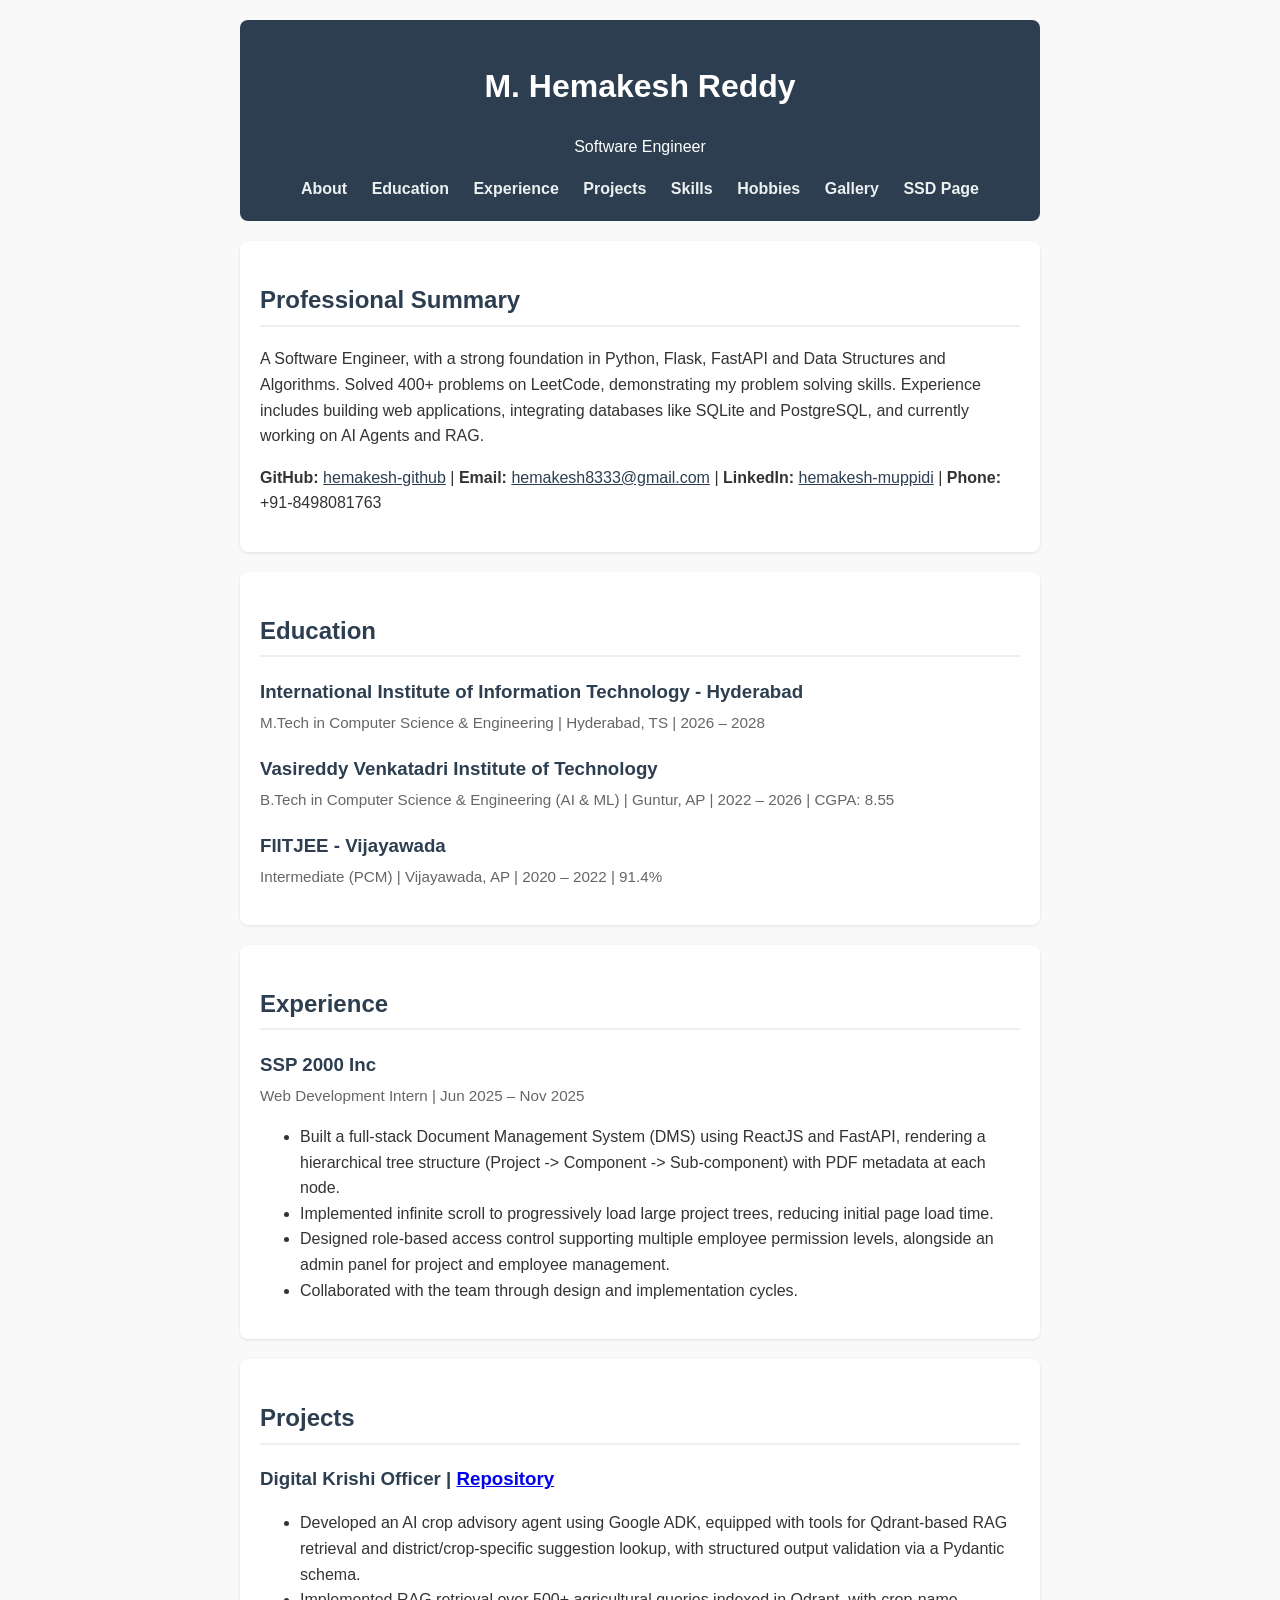
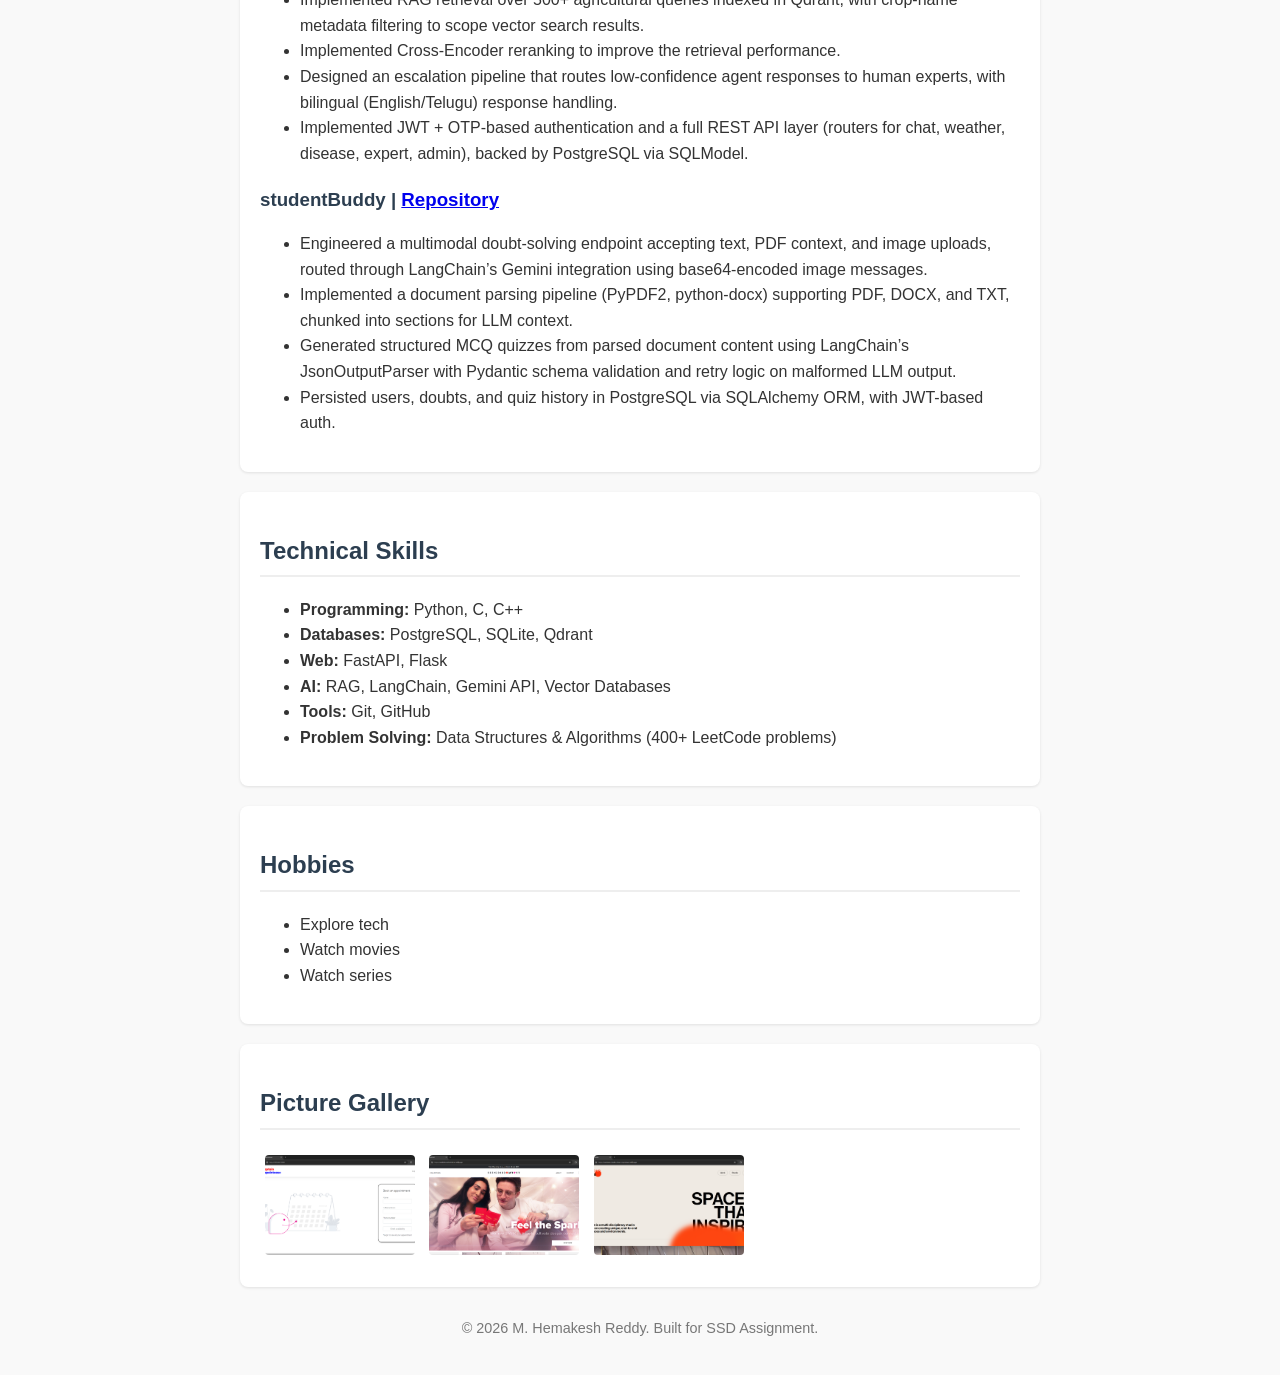
<file: index.html>
<!DOCTYPE html>
<html lang="en">
<head>
  <meta charset="UTF-8">
  <title>M. Hemakesh Reddy - Portfolio</title>
  <style>
    body {
      font-family: Arial, sans-serif;
      line-height: 1.6;
      max-width: 800px;
      margin: 0 auto;
      padding: 20px;
      background-color: #f9f9f9;
      color: #333;
    }

    header {
      text-align: center;
      padding: 20px;
      background-color: #2c3e50;
      color: white;
      border-radius: 8px;
    }

    nav {
      margin-top: 15px;
    }

    nav a {
      color: #ecf0f1;
      margin: 0 10px;
      text-decoration: none;
      font-weight: bold;
    }

    nav a:hover {
      text-decoration: underline;
    }

    section {
      background: white;
      padding: 20px;
      margin-top: 20px;
      border-radius: 8px;
      box-shadow: 0 1px 3px rgba(0,0,0,0.1);
    }

    h2 {
      color: #2c3e50;
      border-bottom: 2px solid #eee;
      padding-bottom: 5px;
    }

    h3 {
      color: #2c3e50;
      margin-bottom: 4px;
    }

    .meta {
      color: #666;
      font-size: 0.95em;
      margin-top: 0;
    }

    .contact a {
      color: #2c3e50;
    }

    .gallery img {
      width: 150px;
      height: 100px;
      object-fit: cover;
      margin: 5px;
      border-radius: 4px;
    }

    footer {
      text-align: center;
      margin-top: 30px;
      font-size: 0.9em;
      color: #777;
    }
  </style>
</head>
<body>

  <header>
    <h1>M. Hemakesh Reddy</h1>
    <p>Software Engineer</p>
    <nav>
      <a href="#about">About</a>
      <a href="#education">Education</a>
      <a href="#experience">Experience</a>
      <a href="#projects">Projects</a>
      <a href="#skills">Skills</a>
      <a href="#hobbies">Hobbies</a>
      <a href="#gallery">Gallery</a>
      <a href="ssdcoursepage.html">SSD Page</a>
    </nav>
  </header>

  <section id="about">
    <h2>Professional Summary</h2>
    <p>
      A Software Engineer, with a strong foundation in Python, Flask, FastAPI and Data Structures and Algorithms.
      Solved 400+ problems on LeetCode, demonstrating my problem solving skills.
      Experience includes building web applications, integrating databases like SQLite and PostgreSQL,
      and currently working on AI Agents and RAG.
    </p>
    <p class="contact">
      <strong>GitHub:</strong> <a href="https://github.com/hemakesh-github" target="_blank">hemakesh-github</a>
      |
      <strong>Email:</strong> <a href="mailto:hemakesh8333@gmail.com">hemakesh8333@gmail.com</a>
      |
      <strong>LinkedIn:</strong> <a href="https://www.linkedin.com/in/hemakesh-muppidi" target="_blank">hemakesh-muppidi</a>
      |
      <strong>Phone:</strong> +91-8498081763
    </p>
  </section>

  <section id="education">
    <h2>Education</h2>
    <h3>International Institute of Information Technology - Hyderabad</h3>
    <p class="meta">M.Tech in Computer Science &amp; Engineering | Hyderabad, TS | 2026 – 2028</p>

    <h3>Vasireddy Venkatadri Institute of Technology</h3>
    <p class="meta">B.Tech in Computer Science &amp; Engineering (AI &amp; ML) | Guntur, AP | 2022 – 2026 | CGPA: 8.55</p>

    <h3>FIITJEE - Vijayawada</h3>
    <p class="meta">Intermediate (PCM) | Vijayawada, AP | 2020 – 2022 | 91.4%</p>
  </section>

  <section id="experience">
    <h2>Experience</h2>
    <h3>SSP 2000 Inc</h3>
    <p class="meta">Web Development Intern | Jun 2025 – Nov 2025</p>
    <ul>
      <li>Built a full-stack Document Management System (DMS) using ReactJS and FastAPI, rendering a hierarchical tree structure (Project -&gt; Component -&gt; Sub-component) with PDF metadata at each node.</li>
      <li>Implemented infinite scroll to progressively load large project trees, reducing initial page load time.</li>
      <li>Designed role-based access control supporting multiple employee permission levels, alongside an admin panel for project and employee management.</li>
      <li>Collaborated with the team through design and implementation cycles.</li>
    </ul>
  </section>

  <section id="projects">
    <h2>Projects</h2>
    <h3>Digital Krishi Officer | <a href="https://github.com/hemakesh-github" target="_blank">Repository</a></h3>
    <ul>
      <li>Developed an AI crop advisory agent using Google ADK, equipped with tools for Qdrant-based RAG retrieval and district/crop-specific suggestion lookup, with structured output validation via a Pydantic schema.</li>
      <li>Implemented RAG retrieval over 500+ agricultural queries indexed in Qdrant, with crop-name metadata filtering to scope vector search results.</li>
      <li>Implemented Cross-Encoder reranking to improve the retrieval performance.</li>
      <li>Designed an escalation pipeline that routes low-confidence agent responses to human experts, with bilingual (English/Telugu) response handling.</li>
      <li>Implemented JWT + OTP-based authentication and a full REST API layer (routers for chat, weather, disease, expert, admin), backed by PostgreSQL via SQLModel.</li>
    </ul>

    <h3>studentBuddy | <a href="https://github.com/hemakesh-github" target="_blank">Repository</a></h3>
    <ul>
      <li>Engineered a multimodal doubt-solving endpoint accepting text, PDF context, and image uploads, routed through LangChain’s Gemini integration using base64-encoded image messages.</li>
      <li>Implemented a document parsing pipeline (PyPDF2, python-docx) supporting PDF, DOCX, and TXT, chunked into sections for LLM context.</li>
      <li>Generated structured MCQ quizzes from parsed document content using LangChain’s JsonOutputParser with Pydantic schema validation and retry logic on malformed LLM output.</li>
      <li>Persisted users, doubts, and quiz history in PostgreSQL via SQLAlchemy ORM, with JWT-based auth.</li>
    </ul>
  </section>

  <section id="skills">
    <h2>Technical Skills</h2>
    <ul>
      <li><strong>Programming:</strong> Python, C, C++</li>
      <li><strong>Databases:</strong> PostgreSQL, SQLite, Qdrant</li>
      <li><strong>Web:</strong> FastAPI, Flask</li>
      <li><strong>AI:</strong> RAG, LangChain, Gemini API, Vector Databases</li>
      <li><strong>Tools:</strong> Git, GitHub</li>
      <li><strong>Problem Solving:</strong> Data Structures &amp; Algorithms (400+ LeetCode problems)</li>
    </ul>
  </section>

  <section id="hobbies">
    <h2>Hobbies</h2>
    <ul>
      <li>Explore tech</li>
      <li>Watch movies</li>
      <li>Watch series</li>
    </ul>
  </section>

  <section id="gallery">
    <h2>Picture Gallery</h2>
    <div class="gallery">
      <img src="images/captainAppointEase.png" alt="captainAppointEase">
      <img src="images/seekDiscomfort.png" alt="seekDiscomfort">
      <img src="images/sundown.png" alt="sundown">
    </div>
  </section>

  <footer>
    <p>&copy; 2026 M. Hemakesh Reddy. Built for SSD Assignment.</p>
  </footer>

</body>
</html>
</file>
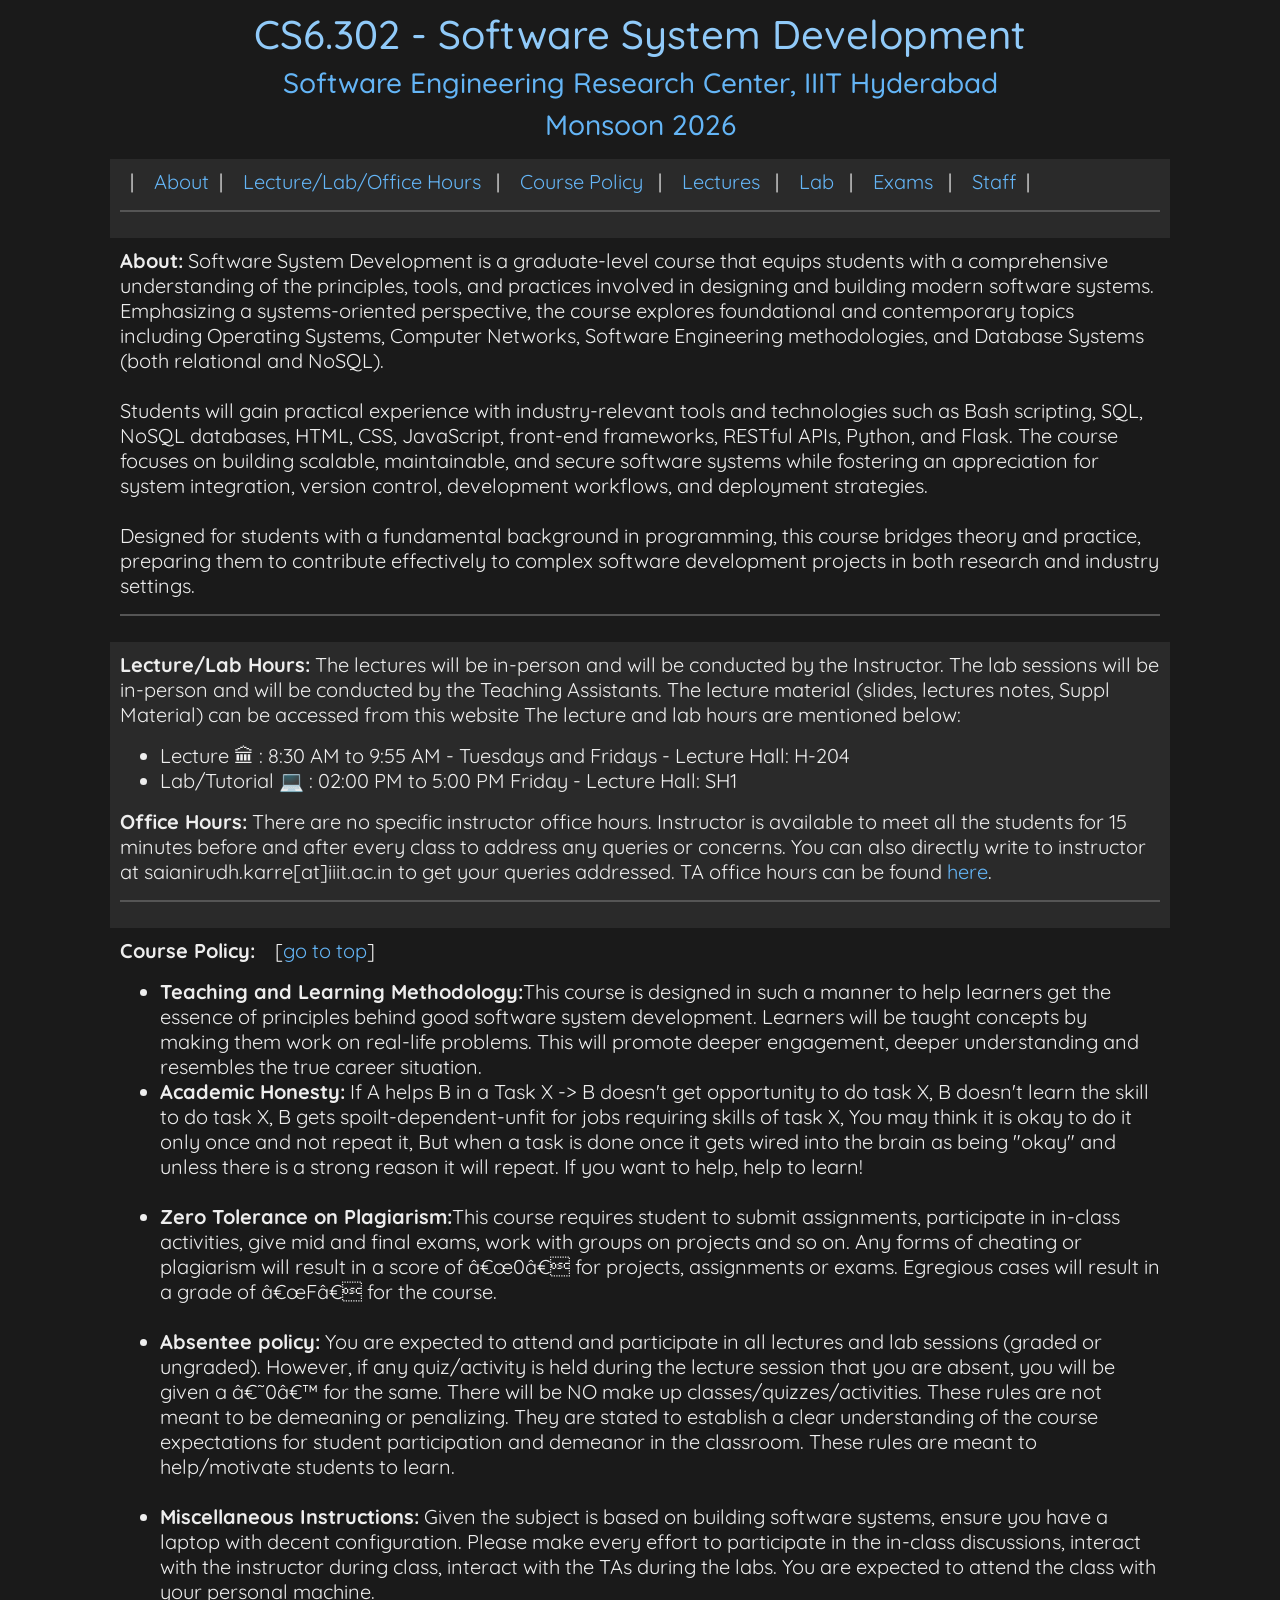
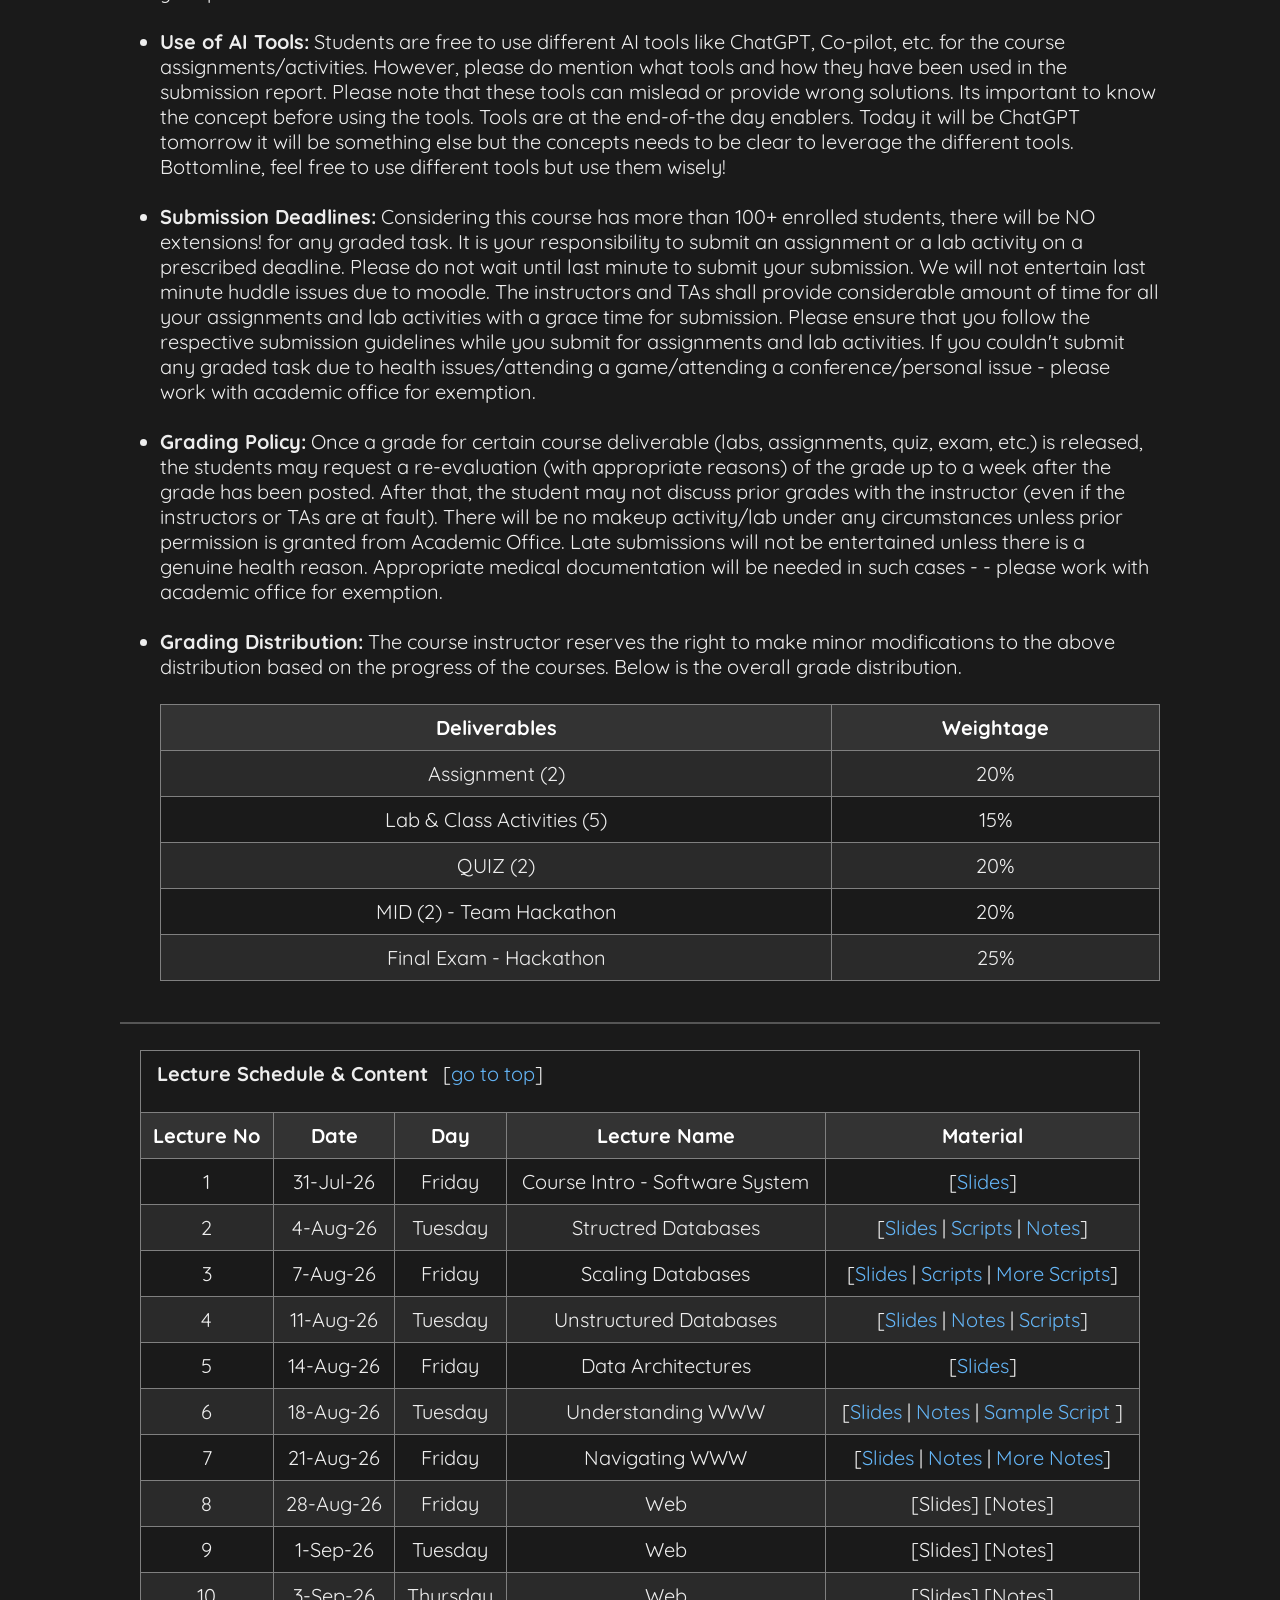
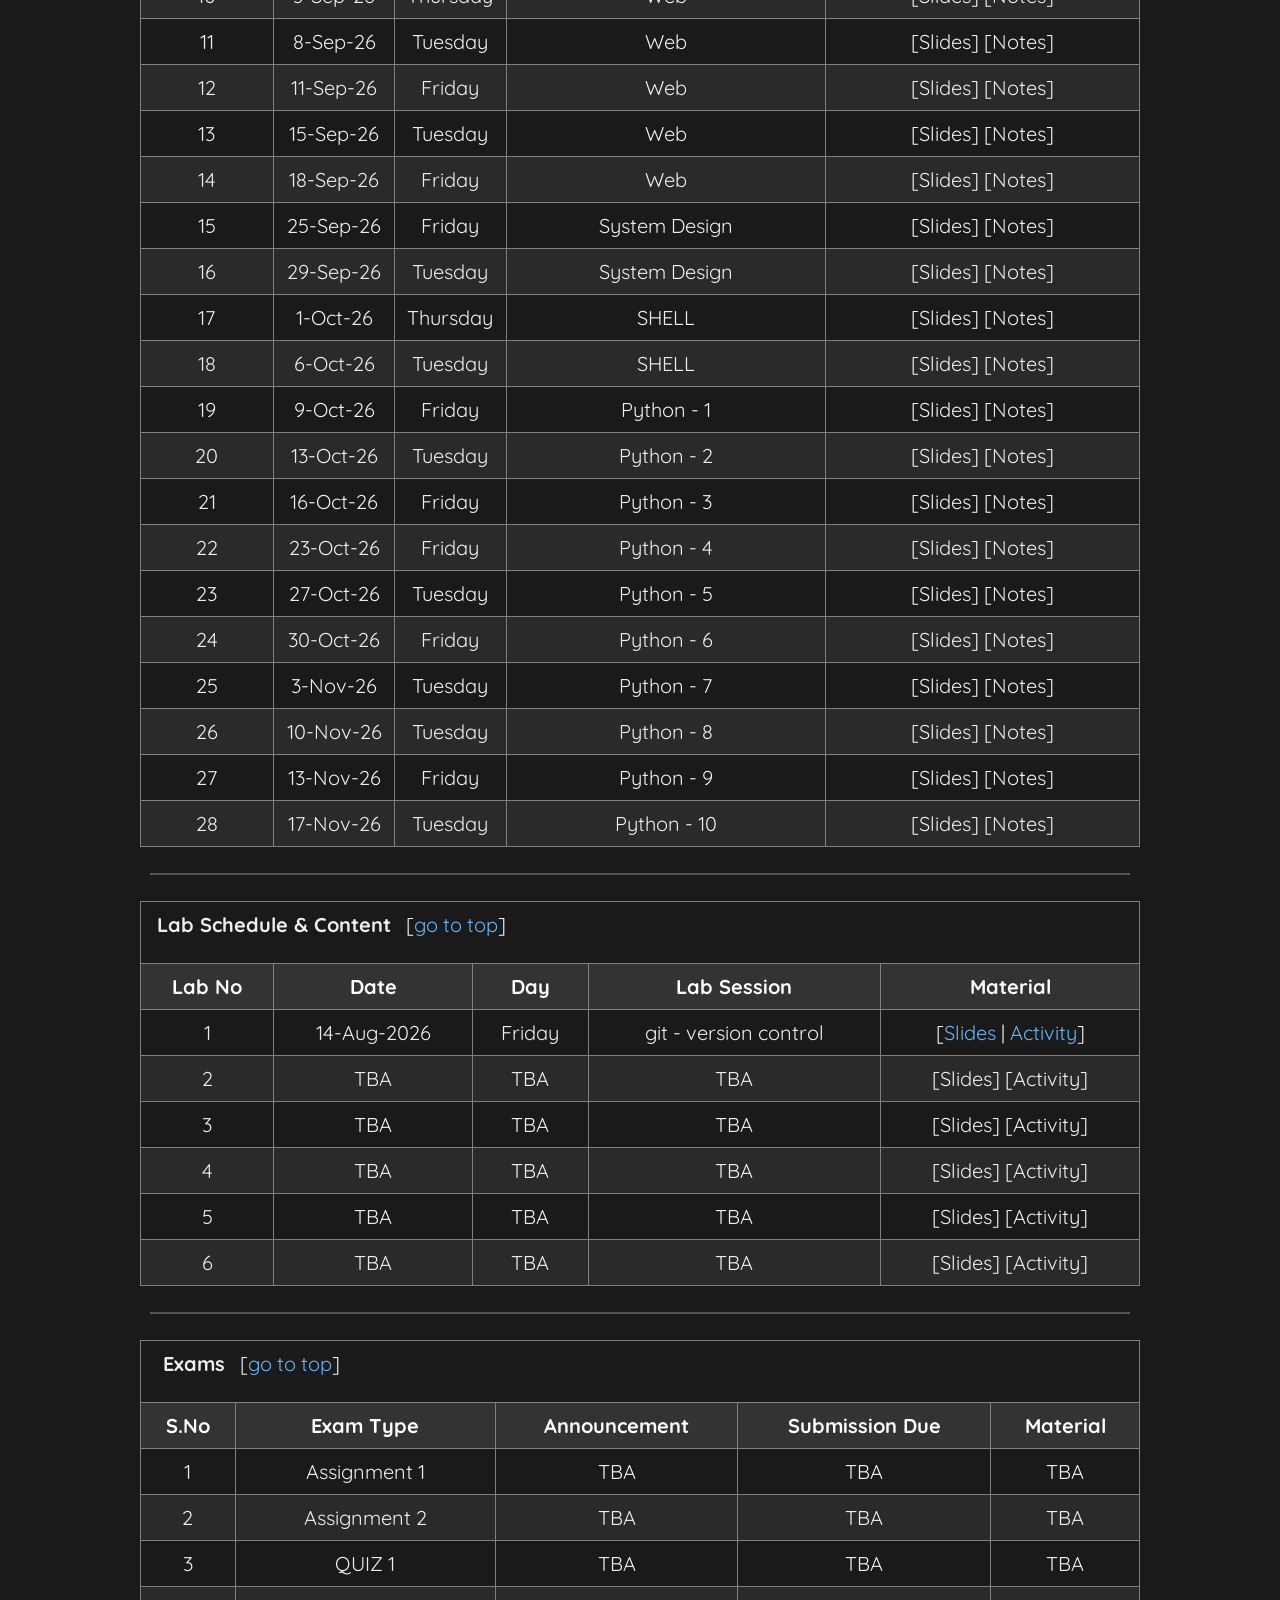
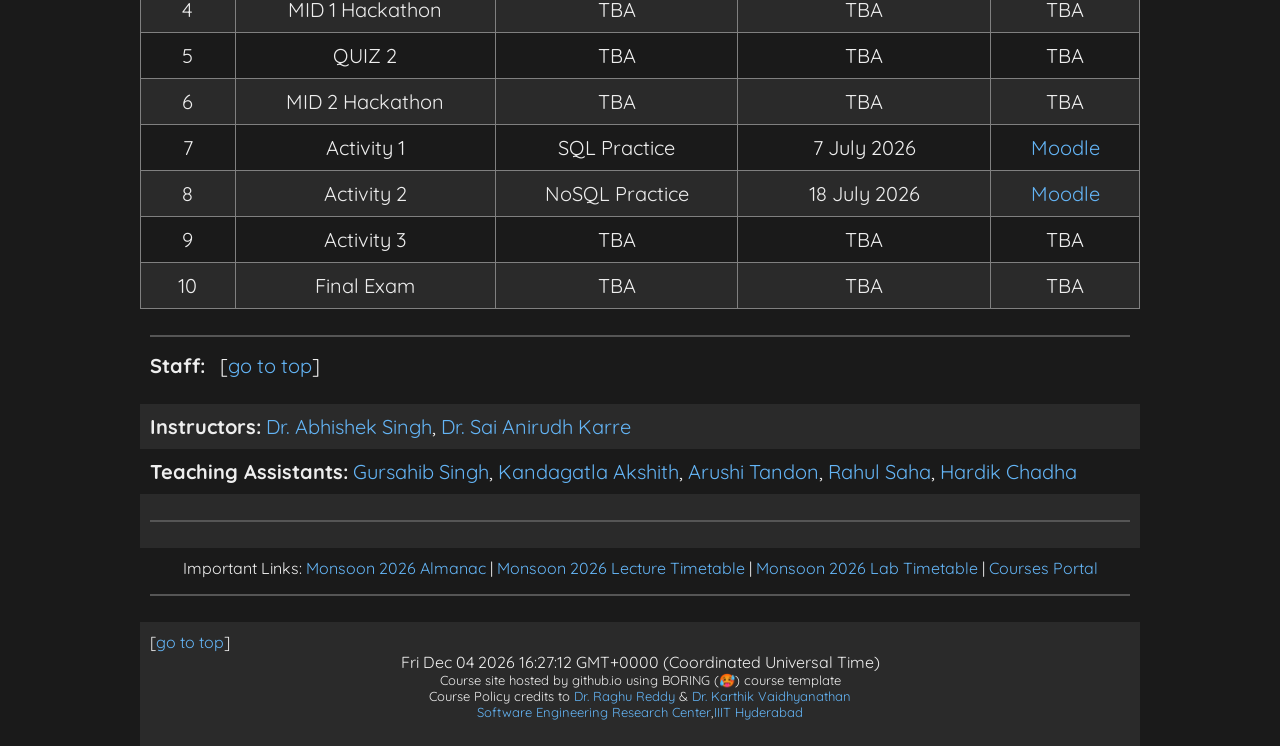
<file: CS6302_M26.html>
<html>
<head><title>CS6.302 SSD Monsoon 2026</title>
<meta name="viewport" content="width=device-width, initial-scale=1.0"/>
<link rel="stylesheet" href="https://fonts.googleapis.com/css?family=Quicksand">
<link href="https://cdn.jsdelivr.net/npm/bootstrap@4.6.1/dist/css/bootstrap.min.css" rel="stylesheet" integrity="sha256-DF7Zhf293AJxJNTmh5zhoYYIMs2oXitRfBjY+9L//AY=" crossorigin="anonymous">
<style>
body {font-family: Quicksand; font-size: 20px; color:#eee; background-color:#1a1a1a;}
        table
        {
            
            font-family: Quicksand; font-size:20px; color:#eee;
            border-collapse:collapse;
            width:1000px;
            padding:10px;
            border-spacing:10px
			
        }

	.light-text-row {
        color: #ADADAD; 
    }

	h1 { color:#90caf9; }
	h3 { color:#64b5f6; }
	a { color:#64b5f6; }
	a:hover { color:#90caf9; }
	th { background-color:#333; color:white; padding:10px; }
	td { padding:10px; }
	tr:nth-child(even) { background-color:#2a2a2a; }
	tr:hover { background-color:#3a3a3a; }
	hr { border:1px solid #555; }

</style>


	<script>
  
  const lastModified = new Date(document.lastModified);
 
  const formattedDate = lastModified.toLocaleString('en-US', {
    year: 'numeric',
    month: 'long',
    day: 'numeric',
    hour: '2-digit',
    minute: '2-digit'
  });

  document.getElementById("lastUpdated").innerHTML += formattedDate;
</script>
<script>
function startTime() {
  const today = new Date();
  let h = today.getHours();
  let m = today.getMinutes();
  let s = today.getSeconds();
  m = checkTime(m);
  s = checkTime(s);
  document.getElementById('txt').innerHTML = today 
  setTimeout(startTime, 1000);
}

function checkTime(i) {
  if (i < 10) {i = "0" + i};  // add zero in front of numbers < 10
  return i;
}
</script>
<script src="https://ajax.googleapis.com/ajax/libs/jquery/3.5.1/jquery.min.js"></script>
</head>
<body onload="startTime()">
	<!--<script>
	alert("All the Best for your Final Exam!"");
		</script>-->
<table align="center" width="100%" cellspacing="10" cellpadding="10" border="0">
<tr>
<td><h1 align="center" id="home">CS6.302 - Software System Development</h1><h3 align="center">Software Engineering Research Center, IIIT Hyderabad</h3> <h3 align="center">Monsoon 2026</h3></td>
</tr>
<tr>
<td>&nbsp;&nbsp;|&nbsp;&nbsp;&nbsp; <a href="#about">About</a>&nbsp;&nbsp;|&nbsp;&nbsp;&nbsp; <a href="#lecture">Lecture/Lab/Office Hours</a> &nbsp;&nbsp;|&nbsp;&nbsp;&nbsp; <a href="#cpolicy">Course Policy</a> &nbsp;&nbsp;|&nbsp;&nbsp;&nbsp; <a href="#schedule">Lectures</a> &nbsp;&nbsp;|&nbsp;&nbsp;&nbsp;  <a href="#lab">Lab</a> &nbsp;&nbsp;|&nbsp;&nbsp;&nbsp; <a href="#activity">Exams</a> &nbsp;&nbsp;|&nbsp;&nbsp;&nbsp; <a href="#staff">Staff</a>&nbsp;&nbsp;|&nbsp;&nbsp;&nbsp; <hr></td>
</tr>
<tr>
<td> <p align="left"><b id="about">About:</b> Software System Development is a graduate-level course that equips students with a comprehensive understanding of the principles, tools, and practices involved in designing and building modern software systems. Emphasizing a systems-oriented perspective, the course explores foundational and contemporary topics including Operating Systems, Computer Networks, Software Engineering methodologies, and Database Systems (both relational and NoSQL).
<br>
<br>
Students will gain practical experience with industry-relevant tools and technologies such as Bash scripting, SQL, NoSQL databases, HTML, CSS, JavaScript, front-end frameworks, RESTful APIs, Python, and Flask. The course focuses on building scalable, maintainable, and secure software systems while fostering an appreciation for system integration, version control, development workflows, and deployment strategies.
<br>
<br>
Designed for students with a fundamental background in programming, this course bridges theory and practice, preparing them to contribute effectively to complex software development projects in both research and industry settings.<hr></td>
</tr>
<tr>
<td> <p align="left"><b id="lecture">Lecture/Lab Hours:</b> The lectures will be in-person and will be conducted by the Instructor. The lab sessions will be in-person and will be conducted by the Teaching Assistants. The lecture material (slides, lectures notes, Suppl Material) can be accessed from this website The lecture and lab hours are mentioned below:

<ul><li>Lecture &#x1F3DB; : 8:30 AM to 9:55 AM - Tuesdays and Fridays - Lecture Hall: H-204</li> <li>Lab/Tutorial &#x1F4BB; : 02:00 PM to 5:00 PM Friday - Lecture Hall: SH1 </li></ul></p>
<p align="left"><b>Office Hours:</b> There are no specific instructor office hours. Instructor is available to meet all the students for 15 minutes before and after every class to address any queries or concerns. You can also directly write to instructor at saianirudh.karre[at]iiit.ac.in to get your queries addressed. TA office hours can be found <a href="#staff">here</a>.
</p><hr>
</td>
</tr>
<tr>
<td>
<p align="left"><b id="cpolicy">Course Policy:</b> &nbsp;&nbsp;&nbsp;[<a href="#home">go to top</a>]
<ul>
<li><b>Teaching and Learning Methodology:</b>This course is designed in such a manner to help learners get the essence of principles behind good software system development. Learners will be taught concepts by making them work on real-life problems. This will promote deeper engagement, deeper understanding and resembles the true career situation. 
</li>
<li><b>Academic Honesty:</b> If A helps B in a Task X -> B doesn't get opportunity to do task X, B doesn't learn the skill to do task X, B gets spoilt-dependent-unfit for jobs requiring skills of task X, You may think it is okay to do it only once and not repeat it, But when a task is done once it gets wired into the brain as being "okay" and unless there is a strong reason it will repeat. If you want to help, help to learn!
<br>
<br> 
</li>
<li><b>Zero Tolerance on Plagiarism:</b>This course requires student to submit assignments, participate in in-class activities, give mid and final exams, work with groups on projects and so on. Any forms of cheating or plagiarism will result in a score of “0” for projects, assignments or exams. Egregious cases will result in a grade of “F” for the course.
<br>
<br> 
</li>
<li><b>Absentee policy:</b> You are expected to attend and participate in all lectures and lab sessions (graded or ungraded).  However, if any quiz/activity is held during the lecture session that you are absent, you will be given a ‘0’ for the same. There will be NO make up classes/quizzes/activities. These rules are not meant to be demeaning or penalizing. They are stated to establish a clear understanding of the course expectations for student participation and demeanor in the classroom. These rules are meant to help/motivate students to learn. 
<br>
<br> 
</li>
<li><b>Miscellaneous Instructions:</b> Given the subject is based on building software systems, ensure you have a laptop with decent configuration. Please make every effort to participate in the in-class discussions, interact with the instructor during class, interact with the TAs during the labs. You are expected to attend the class with your personal machine. 
<br>
<br> 
</li>
<li><b>Use of AI Tools:</b> Students are free to use different AI tools like ChatGPT, Co-pilot, etc. for the course assignments/activities. However, please do mention what tools and how they have been used in the submission report. Please note that these tools can mislead or provide wrong solutions. Its important to know the concept before using the tools. Tools are at the end-of-the day enablers. Today it will be ChatGPT tomorrow it will be something else but the concepts needs to be clear to leverage the different tools. Bottomline, feel free to use different tools but use them wisely!
<br>
<br> 
</li>
<li><b>Submission Deadlines:</b> Considering this course has more than 100+ enrolled students, there will be NO extensions! for any graded task. It is your responsibility to submit an assignment or a lab activity on a prescribed deadline. Please do not wait until last minute to submit your submission. We will not entertain last minute huddle issues due to moodle. The instructors and TAs shall provide considerable amount of time for all your assignments and lab activities with a grace time for submission. Please ensure that you follow the respective submission guidelines while you submit for assignments and lab activities. If you couldn't submit any graded task due to health issues/attending a game/attending a conference/personal issue - please work with academic office for exemption. 
<br>
<br> 
</li>
<li><b>Grading Policy:</b> Once a grade for certain course deliverable (labs, assignments, quiz, exam, etc.) is released, the students may request a re-evaluation (with appropriate reasons) of the grade up to a week after the grade has been posted. After that, the student may not discuss prior grades with the instructor (even if the instructors or TAs are at fault). There will be no makeup activity/lab under any circumstances unless prior permission is granted from Academic Office. Late submissions will not be entertained unless there is a genuine health reason. Appropriate medical documentation will be needed in such cases - - please work with academic office for exemption.
<br>
<br> 
</li>
<li><b>Grading Distribution:</b> The course instructor reserves the right to make minor modifications to the above distribution based on the progress of the courses. Below is the overall grade distribution.
<br>
<br> 
<table border="1" align="center">
<tr align="center"><th>Deliverables</th><th>Weightage</th></tr>
<tr align="center"><td>Assignment (2)</td><td>20%</td></tr>
<tr align="center"><td>Lab & Class Activities (5)</td><td>15%</td></tr>
<tr align="center"><td>QUIZ (2)</td><td>20%</td></tr>
<tr align="center"><td>MID (2) - Team Hackathon</td><td>20%</td></tr>
<tr align="center"><td>Final Exam - Hackathon</td><td>25%</td></tr>
</table>
</li>
<br>
<!--<li><b>Evaluation Rubric:</b> All evaluations as part of this course follow below evaluation rubric. TAs will follow below guidelines for evaluating assignments and lab activities for this course.
<br>
<br>
<table border="1" align="center" width="10%">
<tr><th>Rubric</th><th>Input(15%)</th><th>Logic(60%)</th><th>Output(15%)</th><th>Submission(10%)</th></tr>
<tr><td>Exceptional (100%)</td><td>All inputs are working as per the requirements</td><td>Logic is accurate and as per the requirements defined in the question</td><td>All outputs are returned as per the requirements</td><td>Script submissions are correct and as per requirements</td></tr>
<tr><td>Acceptable (70%)</td><td>Inputs are partially working as per the requirements</td><td>Logic is almost correct and as per the requirements defined in the question</td><td>Outputs are partially returned as per the requirements</td><td>Script submissions is partially correct and as per requirements</td></tr>
<tr><td>Beginning (30%)</td><td>At least one input is working as per the requirements</td><td>Logic is partially correct and as per the requirements defined in the question</td><td>At least one output is returned as per the requirement</td><td>Atleast one part of the script submission is correct and as per requirements</td></tr>
<tr><td>No Response (0%)</td><td>None of the inputs are working as per the requirements</td><td>Logic is incorrect and not as per the requirements defined in the question</td><td>None of the outputs are returned as per the requirements</td><td>Script submissions is incorrect and not as per requirements</td></tr>
</table> 
</li>-->
</ul><hr>
</p>
</td>
</tr>
</tr>
</table> 

<table border="1" align="center" width="10%" class="tg">
<tr>
<td colspan="5"><p align="left"><b id="schedule">&nbsp;Lecture Schedule & Content</b>&nbsp;&nbsp;&nbsp;[<a href="#home">go to top</a>]</p></td>
</tr >
  <tr align="center">
    <th class="tg-7btt">Lecture No</th>
    <th class="tg-7btt">Date</th>
    <th class="tg-7btt">Day</th>
    <th class="tg-7btt">Lecture Name</th>
    <th class="tg-7btt">Material</th>
  </tr>
<tbody align="center">
  <tr>
    <td class="tg-c3ow">1</td>
    <td class="tg-c3ow">31-Jul-26</td>
    <td class="tg-c3ow">Friday</td>
    <td class="tg-c3ow">Course Intro - Software System</td>
    <td class="tg-c3ow">[<a href="https://docs.google.com/viewer?url=https://raw.githubusercontent.com/serc-iiith/serc-iiith.github.io/main/CourseContent/CS6302_M26/SSD_Class1.pdf" target="_blank">Slides</a>]</td>
  </tr>
  <tr>
    <td class="tg-c3ow">2</td>
    <td class="tg-c3ow">4-Aug-26</td>
    <td class="tg-c3ow">Tuesday</td>
    <td class="tg-c3ow">Structred Databases</td>
    <td class="tg-c3ow">[<a href="https://docs.google.com/viewer?url=https://raw.githubusercontent.com/serc-iiith/serc-iiith.github.io/main/CourseContent/CS6302_M26/StructuredData.pdf" target="_blank">Slides</a> | <a href="https://docs.google.com/viewer?url=https://raw.githubusercontent.com/serc-iiith/serc-iiith.github.io/main/CourseContent/CS6302_M26/databases.sql" target="_blank">Scripts</a> | <a href="https://tinted-rumba-8c6.notion.site/Structured-Databases-2456a6248bf6805f83e1cbf0a58761ec" target="_blank">Notes</a>]</td>
  </tr>
  <tr>
    <td class="tg-c3ow">3</td>
    <td class="tg-c3ow">7-Aug-26</td>
    <td class="tg-c3ow">Friday</td>
    <td class="tg-c3ow">Scaling Databases</td>
    <td class="tg-c3ow">[<a href="https://docs.google.com/viewer?url=https://raw.githubusercontent.com/serc-iiith/serc-iiith.github.io/main/CourseContent/CS6302_M26/ScalingDatabases.pdf" target="_blank">Slides</a> | <a href="https://docs.google.com/viewer?url=https://raw.githubusercontent.com/serc-iiith/serc-iiith.github.io/main/CourseContent/CS6302_M26/databases_2.sql" target="_blank">Scripts</a> | <a href="https://docs.google.com/viewer?url=https://raw.githubusercontent.com/serc-iiith/serc-iiith.github.io/main/CourseContent/CS6302_M26/databases_3.sql" target="_blank">More Scripts</a>]</td>
  </tr>
  <tr>
    <td class="tg-c3ow">4</td>
    <td class="tg-c3ow">11-Aug-26</td>
    <td class="tg-c3ow">Tuesday</td>
    <td class="tg-c3ow">Unstructured Databases</td>
    <td class="tg-c3ow">[<a href="https://docs.google.com/viewer?url=https://raw.githubusercontent.com/serc-iiith/serc-iiith.github.io/main/CourseContent/CS6302_M26/UnStructuredDatabases.pdf" target="_blank">Slides</a> | <a href="https://tinted-rumba-8c6.notion.site/Unstructured-Databases-24b6a6248bf680679b36e76c33d301c4" target="_blank">Notes</a> | <a href="https://raw.githubusercontent.com/serc-iiith/serc-iiith.github.io/refs/heads/main/CourseContent/CS6302_M26/mongo.txt" target="_blank">Scripts</a>]</td>
  </tr>
  <tr>
    <td class="tg-c3ow">5</td>
    <td class="tg-c3ow">14-Aug-26</td>
    <td class="tg-c3ow">Friday</td>
    <td class="tg-c3ow">Data Architectures</td>
    <td class="tg-c3ow">[<a href="https://docs.google.com/viewer?url=https://raw.githubusercontent.com/serc-iiith/serc-iiith.github.io/main/CourseContent/CS6302_M26/DatabaseArchitectures.pdf" target="_blank">Slides</a>]</td>
  </tr>
  <tr>
    <td class="tg-c3ow">6</td>
    <td class="tg-c3ow">18-Aug-26</td>
    <td class="tg-c3ow">Tuesday</td>
    <td class="tg-c3ow">Understanding WWW</td>
    <td class="tg-c3ow">[<a href="https://docs.google.com/viewer?url=https://raw.githubusercontent.com/serc-iiith/serc-iiith.github.io/main/CourseContent/CS6302_M26/www.pdf" target="_blank">Slides</a> | <a href="https://tinted-rumba-8c6.notion.site/Web-Technology-2566a6248bf6800488d0c13a992502e4" target="_blank">Notes</a> | <a href="https://raw.githubusercontent.com/serc-iiith/serc-iiith.github.io/refs/heads/main/CourseContent/CS6302_M26/samplehtml.html" target="_blank">Sample Script</a> ]</td>
  </tr>
  <tr>
    <td class="tg-c3ow">7</td>
    <td class="tg-c3ow">21-Aug-26</td>
    <td class="tg-c3ow">Friday</td>
    <td class="tg-c3ow">Navigating WWW</td>
    <td class="tg-c3ow">[<a href="https://docs.google.com/viewer?url=https://raw.githubusercontent.com/serc-iiith/serc-iiith.github.io/main/CourseContent/CS6302_M26/WebLanguages.pdf" target="_blank">Slides</a> | <a href="https://github.com/serc-iiith/serc-iiith.github.io/blob/main/CourseContent/CS6302_M26/html.md" target="_blank">Notes</a> | <a href="https://github.com/serc-iiith/serc-iiith.github.io/blob/main/CourseContent/CS6302_M26/css.md" target="_blank">More Notes</a>]</td>
  </tr>
  <tr>
    <td class="tg-c3ow">8</td>
    <td class="tg-c3ow">28-Aug-26</td>
    <td class="tg-c3ow">Friday</td>
    <td class="tg-c3ow">Web</td>
    <td class="tg-c3ow">[Slides] [Notes]</td>
  </tr>
  <tr>
    <td class="tg-c3ow">9</td>
    <td class="tg-c3ow">1-Sep-26</td>
    <td class="tg-c3ow">Tuesday</td>
    <td class="tg-c3ow">Web</td>
    <td class="tg-c3ow">[Slides] [Notes]</td>
  </tr>
  <tr>
    <td class="tg-c3ow">10</td>
    <td class="tg-c3ow">3-Sep-26</td>
    <td class="tg-c3ow">Thursday</td>
    <td class="tg-c3ow">Web</td>
    <td class="tg-c3ow">[Slides] [Notes]</td>
  </tr>
  <tr>
    <td class="tg-c3ow">11</td>
    <td class="tg-c3ow">8-Sep-26</td>
    <td class="tg-c3ow">Tuesday</td>
    <td class="tg-c3ow">Web</td>
    <td class="tg-c3ow">[Slides] [Notes]</td>
  </tr>
  <tr>
    <td class="tg-c3ow">12</td>
    <td class="tg-c3ow">11-Sep-26</td>
    <td class="tg-c3ow">Friday</td>
    <td class="tg-c3ow">Web</td>
    <td class="tg-c3ow">[Slides] [Notes]</td>
  </tr>
  <tr>
    <td class="tg-c3ow">13</td>
    <td class="tg-c3ow">15-Sep-26</td>
    <td class="tg-c3ow">Tuesday</td>
    <td class="tg-c3ow">Web</td>
    <td class="tg-c3ow">[Slides] [Notes]</td>
  </tr>
  <tr>
    <td class="tg-c3ow">14</td>
    <td class="tg-c3ow">18-Sep-26</td>
    <td class="tg-c3ow">Friday</td>
    <td class="tg-c3ow">Web</td>
    <td class="tg-c3ow">[Slides] [Notes]</td>
  </tr>
  <tr>
    <td class="tg-c3ow">15</td>
    <td class="tg-c3ow">25-Sep-26</td>
    <td class="tg-c3ow">Friday</td>
    <td class="tg-c3ow">System Design</td>
    <td class="tg-c3ow">[Slides] [Notes]</td>
  </tr>
  <tr>
    <td class="tg-c3ow">16</td>
    <td class="tg-c3ow">29-Sep-26</td>
    <td class="tg-c3ow">Tuesday</td>
    <td class="tg-c3ow">System Design</td>
    <td class="tg-c3ow">[Slides] [Notes]</td>
  </tr>
  <tr>
    <td class="tg-c3ow">17</td>
    <td class="tg-c3ow">1-Oct-26</td>
    <td class="tg-c3ow">Thursday</td>
    <td class="tg-c3ow">SHELL</td>
    <td class="tg-c3ow">[Slides] [Notes]</td>
  </tr>
  <tr>
    <td class="tg-c3ow">18</td>
    <td class="tg-c3ow">6-Oct-26</td>
    <td class="tg-c3ow">Tuesday</td>
    <td class="tg-c3ow">SHELL</td>
    <td class="tg-c3ow">[Slides] [Notes]</td>
  </tr>
  <tr>
    <td class="tg-c3ow">19</td>
    <td class="tg-c3ow">9-Oct-26</td>
    <td class="tg-c3ow">Friday</td>
    <td class="tg-c3ow">Python - 1</td>
    <td class="tg-c3ow">[Slides] [Notes]</td>
  </tr>
  <tr>
    <td class="tg-c3ow">20</td>
    <td class="tg-c3ow">13-Oct-26</td>
    <td class="tg-c3ow">Tuesday</td>
    <td class="tg-c3ow">Python - 2</td>
    <td class="tg-c3ow">[Slides] [Notes]</td>
  </tr>
  <tr>
    <td class="tg-c3ow">21</td>
    <td class="tg-c3ow">16-Oct-26</td>
    <td class="tg-c3ow">Friday</td>
    <td class="tg-c3ow">Python - 3</td>
    <td class="tg-c3ow">[Slides] [Notes]</td>
  </tr>
  <tr>
    <td class="tg-c3ow">22</td>
    <td class="tg-c3ow">23-Oct-26</td>
    <td class="tg-c3ow">Friday</td>
    <td class="tg-c3ow">Python - 4</td>
    <td class="tg-c3ow">[Slides] [Notes]</td>
  </tr>
  <tr>
    <td class="tg-c3ow">23</td>
    <td class="tg-c3ow">27-Oct-26</td>
    <td class="tg-c3ow">Tuesday</td>
    <td class="tg-c3ow">Python - 5</td>
    <td class="tg-c3ow">[Slides] [Notes]</td>
  </tr>
  <tr>
    <td class="tg-c3ow">24</td>
    <td class="tg-c3ow">30-Oct-26</td>
    <td class="tg-c3ow">Friday</td>
    <td class="tg-c3ow">Python - 6</td>
    <td class="tg-c3ow">[Slides] [Notes]</td>
  </tr>
  <tr>
    <td class="tg-c3ow">25</td>
    <td class="tg-c3ow">3-Nov-26</td>
    <td class="tg-c3ow">Tuesday</td>
    <td class="tg-c3ow">Python - 7</td>
    <td class="tg-c3ow">[Slides] [Notes]</td>
  </tr>
  <tr>
    <td class="tg-c3ow">26</td>
    <td class="tg-c3ow">10-Nov-26</td>
    <td class="tg-c3ow">Tuesday</td>
    <td class="tg-c3ow">Python - 8</td>
    <td class="tg-c3ow">[Slides] [Notes]</td>
  </tr>
  <tr>
    <td class="tg-c3ow">27</td>
    <td class="tg-c3ow">13-Nov-26</td>
    <td class="tg-c3ow">Friday</td>
    <td class="tg-c3ow">Python - 9</td>
    <td class="tg-c3ow">[Slides] [Notes]</td>
  </tr>
  <tr>
    <td class="tg-c3ow">28</td>
    <td class="tg-c3ow">17-Nov-26</td>
    <td class="tg-c3ow">Tuesday</td>
    <td class="tg-c3ow">Python - 10</td>
    <td class="tg-c3ow">[Slides] [Notes]</td>
  </tr>
</tbody></table>
<table align="center" width="10%" cellspacing="10" cellpadding="10" border="0">
<tr><td><hr></td></tr>
</table>

<table border="1" align="center" width="10%" class="tg">
<tr>
<td colspan="5"><p align="left"><b id="lab">&nbsp;Lab Schedule & Content</b>&nbsp;&nbsp;&nbsp;[<a href="#home">go to top</a>]</p></td>
</tr >
  <tr align="center">
    <th class="tg-bobw">Lab No</th>
    <th class="tg-bobw">Date</th>
    <th class="tg-bobw">Day</th>
    <th class="tg-bobw">Lab Session</th>
    <th class="tg-bobw">Material</th>
  </tr>
<tbody align="center">
  <tr>
    <td class="tg-8d8j">1</td>
    <td class="tg-8d8j">14-Aug-2026</td>
    <td class="tg-8d8j">Friday</td>
    <td class="tg-8d8j">git - version control</td>
    <td class="tg-8d8j">[<a href="https://docs.google.com/viewer?url=https://raw.githubusercontent.com/serc-iiith/serc-iiith.github.io/main/CourseContent/CS6302_M26/Labs/lab01/GitLab.pdf" target="_blank">Slides</a> | <a href="https://docs.google.com/viewer?url=https://raw.githubusercontent.com/serc-iiith/serc-iiith.github.io/main/CourseContent/CS6302_M26/Labs/lab01/GitLabActivity.pdf" target="_blank">Activity</a>]</td>
  </tr>
  <tr>
    <td class="tg-8d8j">2</td>
    <td class="tg-8d8j">TBA</td>
    <td class="tg-8d8j">TBA</td>
    <td class="tg-8d8j">TBA</td>
    <td class="tg-8d8j">[Slides] [Activity]</td>
  </tr>
  <tr>
    <td class="tg-8d8j">3</td>
    <td class="tg-8d8j">TBA</td>
    <td class="tg-8d8j">TBA</td>
    <td class="tg-8d8j">TBA</td>
    <td class="tg-8d8j">[Slides] [Activity]</td>
  </tr>
  <tr>
    <td class="tg-8d8j">4</td>
    <td class="tg-8d8j">TBA</td>
    <td class="tg-8d8j">TBA</td>
    <td class="tg-8d8j">TBA</td>
    <td class="tg-8d8j">[Slides] [Activity]</td>
  </tr>
  <tr>
    <td class="tg-8d8j">5</td>
    <td class="tg-8d8j">TBA</td>
    <td class="tg-8d8j">TBA</td>
    <td class="tg-8d8j">TBA</td>
    <td class="tg-8d8j">[Slides] [Activity]</td>
  </tr>
  <tr>
    <td class="tg-8d8j">6</td>
    <td class="tg-8d8j">TBA</td>
    <td class="tg-8d8j">TBA</td>
    <td class="tg-8d8j">TBA</td>
    <td class="tg-8d8j">[Slides] [Activity]</td>
  </tr>
</tbody></table>

<table align="center" width="10%" cellspacing="10" cellpadding="10" border="0">
<tr><td><hr></td></tr>
</table>
<table align="center" width="10%" border="1">
<tr><td colspan="5">
<p align="left"> <b id="activity">&nbsp; Exams</b>&nbsp;&nbsp;&nbsp;[<a href="#home">go to top</a>]</p>
</td>
</tr>
  <tr align="center">
    <th class="tg-bobw">S.No</th>
    <th class="tg-bobw">Exam Type</th>
    <th class="tg-bobw">Announcement</th>
    <th class="tg-bobw">Submission Due</th>
    <th class="tg-bobw">Material</th>
  </tr>
<tbody align="center">
  <tr>
    <td class="tg-8d8j">1</td>
    <td class="tg-8d8j">Assignment 1</td>
    <td class="tg-8d8j">TBA</td>
    <td class="tg-8d8j">TBA</td>
    <td class="tg-8d8j">TBA</td>
  </tr>
  <tr>
    <td class="tg-8d8j">2</td>
    <td class="tg-8d8j">Assignment 2</td>
    <td class="tg-8d8j">TBA</td>
    <td class="tg-8d8j">TBA</td>
    <td class="tg-8d8j">TBA</td>
  </tr>
  <tr>
    <td class="tg-8d8j">3</td>
    <td class="tg-8d8j">QUIZ 1</td>
    <td class="tg-8d8j">TBA</td>
    <td class="tg-8d8j">TBA</td>
    <td class="tg-8d8j">TBA</td>
  </tr>
  <tr>
    <td class="tg-8d8j">4</td>
    <td class="tg-8d8j">MID 1 Hackathon</td>
    <td class="tg-8d8j">TBA</td>
    <td class="tg-8d8j">TBA</td>
    <td class="tg-8d8j">TBA</td>
  </tr>
  <tr>
    <td class="tg-8d8j">5</td>
    <td class="tg-8d8j">QUIZ 2</td>
    <td class="tg-8d8j">TBA</td>
    <td class="tg-8d8j">TBA</td>
    <td class="tg-8d8j">TBA</td>
  </tr>
	 <tr>
    <td class="tg-8d8j">6</td>
    <td class="tg-8d8j">MID 2 Hackathon</td>
    <td class="tg-8d8j">TBA</td>
    <td class="tg-8d8j">TBA</td>
    <td class="tg-8d8j">TBA</td>
  </tr>
  <tr>
    <td class="tg-8d8j">7</td>
    <td class="tg-8d8j">Activity 1</td>
    <td class="tg-8d8j">SQL Practice</td>
    <td class="tg-8d8j">7 July 2026</td>
    <td class="tg-8d8j"><a href="https://courses.iiit.ac.in/mod/assign/view.php?id=69645" target="_blank">Moodle</a></td>
  </tr>
  <tr>
    <td class="tg-8d8j">8</td>
    <td class="tg-8d8j">Activity 2</td>
    <td class="tg-8d8j">NoSQL Practice</td>
    <td class="tg-8d8j">18 July 2026</td>
    <td class="tg-8d8j"><a href="https://courses.iiit.ac.in/mod/assign/view.php?id=70178" target="_blank">Moodle</a></td>
  </tr>
  <tr>
    <td class="tg-8d8j">9</td>
    <td class="tg-8d8j">Activity 3</td>
    <td class="tg-8d8j">TBA</td>
    <td class="tg-8d8j">TBA</td>
    <td class="tg-8d8j">TBA</td>
  </tr>
  <tr>
    <td class="tg-8d8j">10</td>
    <td class="tg-8d8j">Final Exam</td>
    <td class="tg-8d8j">TBA</td>
    <td class="tg-8d8j">TBA</td>
    <td class="tg-8d8j">TBA</td>
  </tr>
</tbody></table>




<table align="center" width="10%" border="0">
<tr>
<td><hr> <p align="left"><b id="staff">Staff:</b>&nbsp;&nbsp;&nbsp;[<a href="#home">go to top</a>] </p></td>
<tr>
<td><b>Instructors:</b> <a href="https://sites.google.com/view/abhishek-singh/home" target="_blank">Dr. Abhishek Singh</a>, <a href="https://sai11101989.github.io" target="_blank">Dr. Sai Anirudh Karre</a> </td>
</tr>
<tr>
<td><b>Teaching Assistants:</b> <a href="https://www.linkedin.com/in/gursahib-singh-18392736a/" target="_blank">Gursahib Singh</a>, <a href="https://www.linkedin.com/in/kandagatla-akshith-4b9a5131b/" target="_blank">Kandagatla Akshith</a>, <a href="https://www.linkedin.com/in/arushi-tandon-5139982a0/" target="_blank">Arushi Tandon</a>, <a href="https://www.linkedin.com/in/rahulsaha99/" target="_blank">Rahul Saha</a>, <a href="https://www.linkedin.com/in/hardik-chadha-876338266/" target="_blank">Hardik Chadha</a></td>
</tr>
<tr><td><hr></td></tr>
</table>
<table align="center" width="10%" cellspacing="10" cellpadding="10" border="0">
<tr>
<td><p align="center"><font face="Quicksand" size="3">
Important Links: <a href="https://intranet.iiit.ac.in/offices/static/files/Monsoon_2026_Almanac_Final.pdf" target="_blank">Monsoon 2026 Almanac</a> | <a href="https://intranet.iiit.ac.in/offices/static/files/Lecture_Timetable_M26-V3.pdf" target="_blank">Monsoon 2026 Lecture Timetable</a> | <a href="https://intranet.iiit.ac.in/offices/static/files/Non-UG1_Lab%26Tutorial_timetable_M26-V3.pdf" target="_blank">Monsoon 2026 Lab Timetable</a> | <a href="https://courses.iiit.ac.in/course/view.php?id=5840" target="_blank">Courses Portal</a> 
</font></p><hr></td>
</tr>
<tr>
<td>  <font face="Quicksand" size="3"> [<a href="#home">go to top</a>]<br><div align="center" id="txt"></div></font> 
<p align="center"><font face="Quicksand" size="2">
		Course site hosted by github.io using BORING (&#129397;) course template <br>
		
		Course Policy credits to <a href="https://faculty.iiit.ac.in/~raghu.reddy/Home.html">Dr. Raghu Reddy</a> & <a href="https://karthikvaidhyanathan.com/">Dr. Karthik Vaidhyanathan</a><br>
	<a href="https://serc.iiit.ac.in">Software Engineering Research Center</a>,<a href="https://iiit.ac.in">IIIT Hyderabad</a></font><br> </p><!--<br><p id="lastUpdated" align="center"><font face="Quicksand" size="2">Site Last Updated on: </font></p>--></td>
</tr>
</table>


	</body>
</html>
</file>
